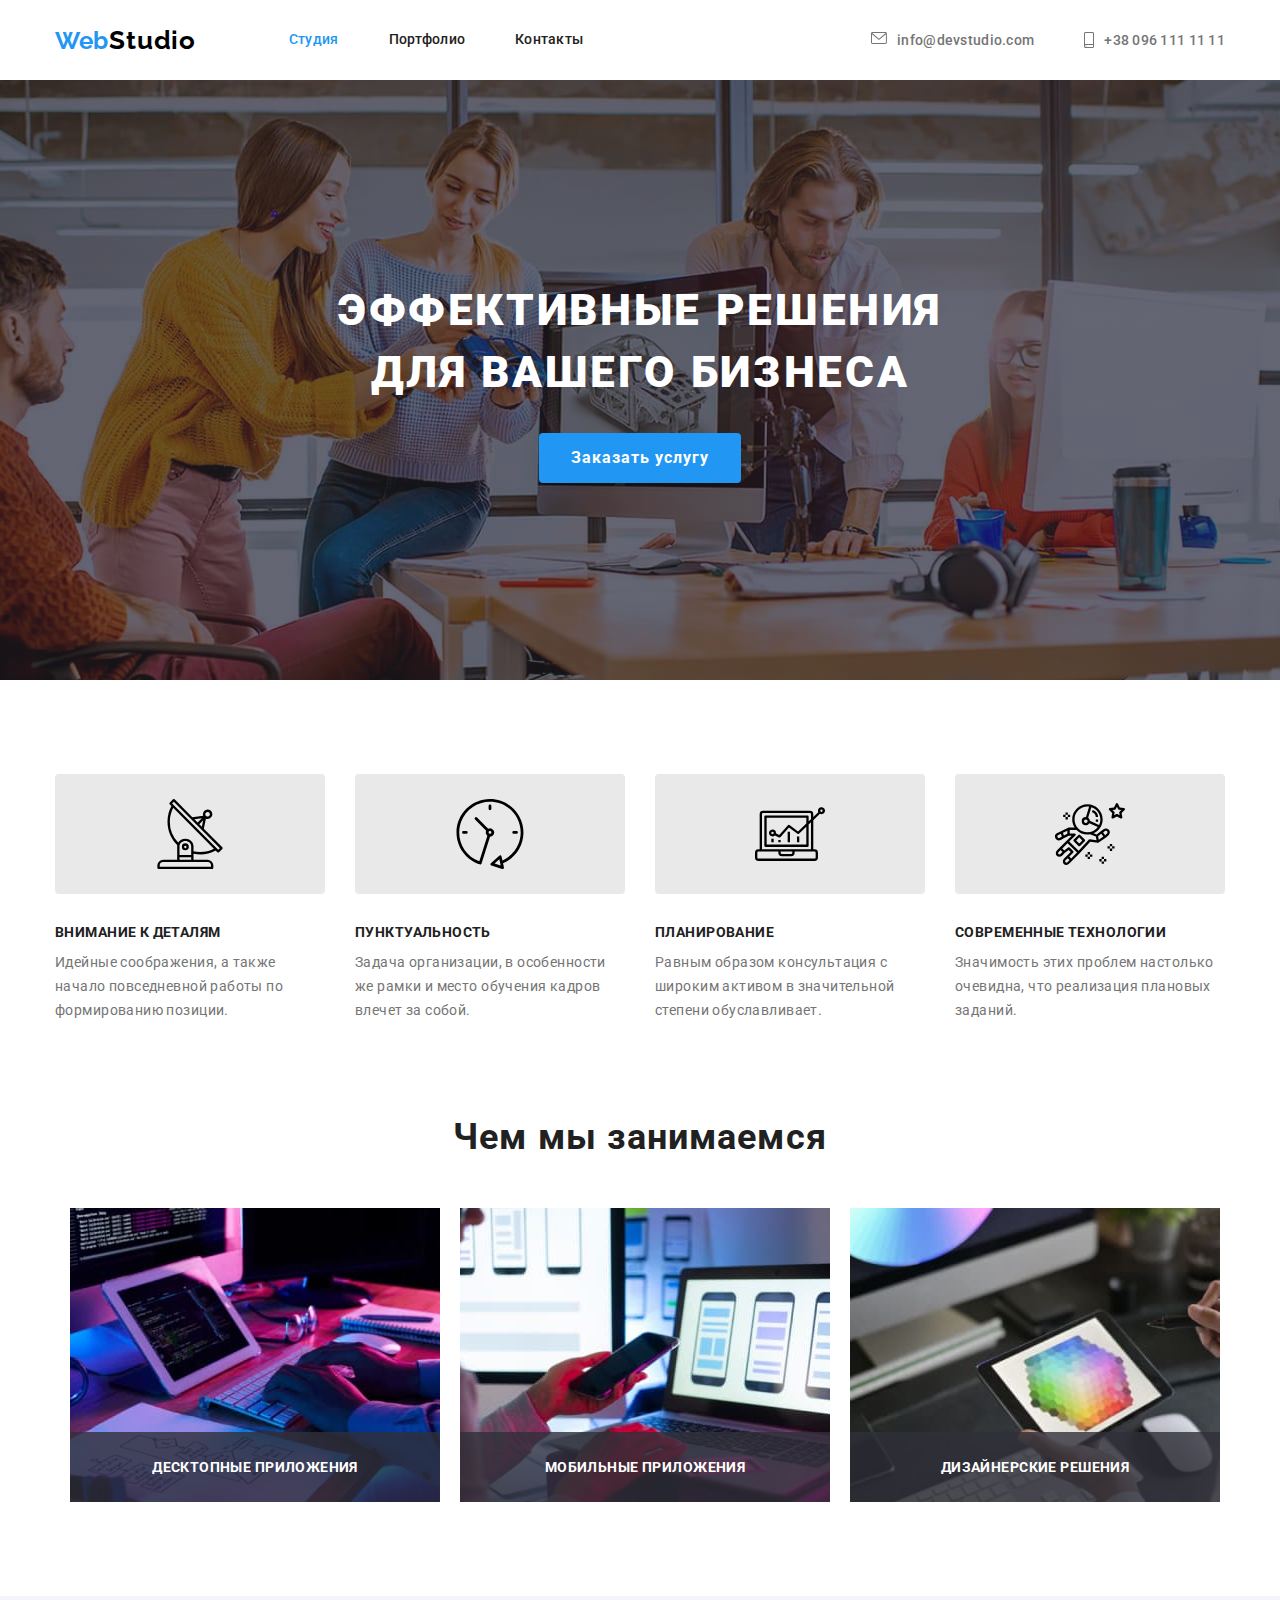
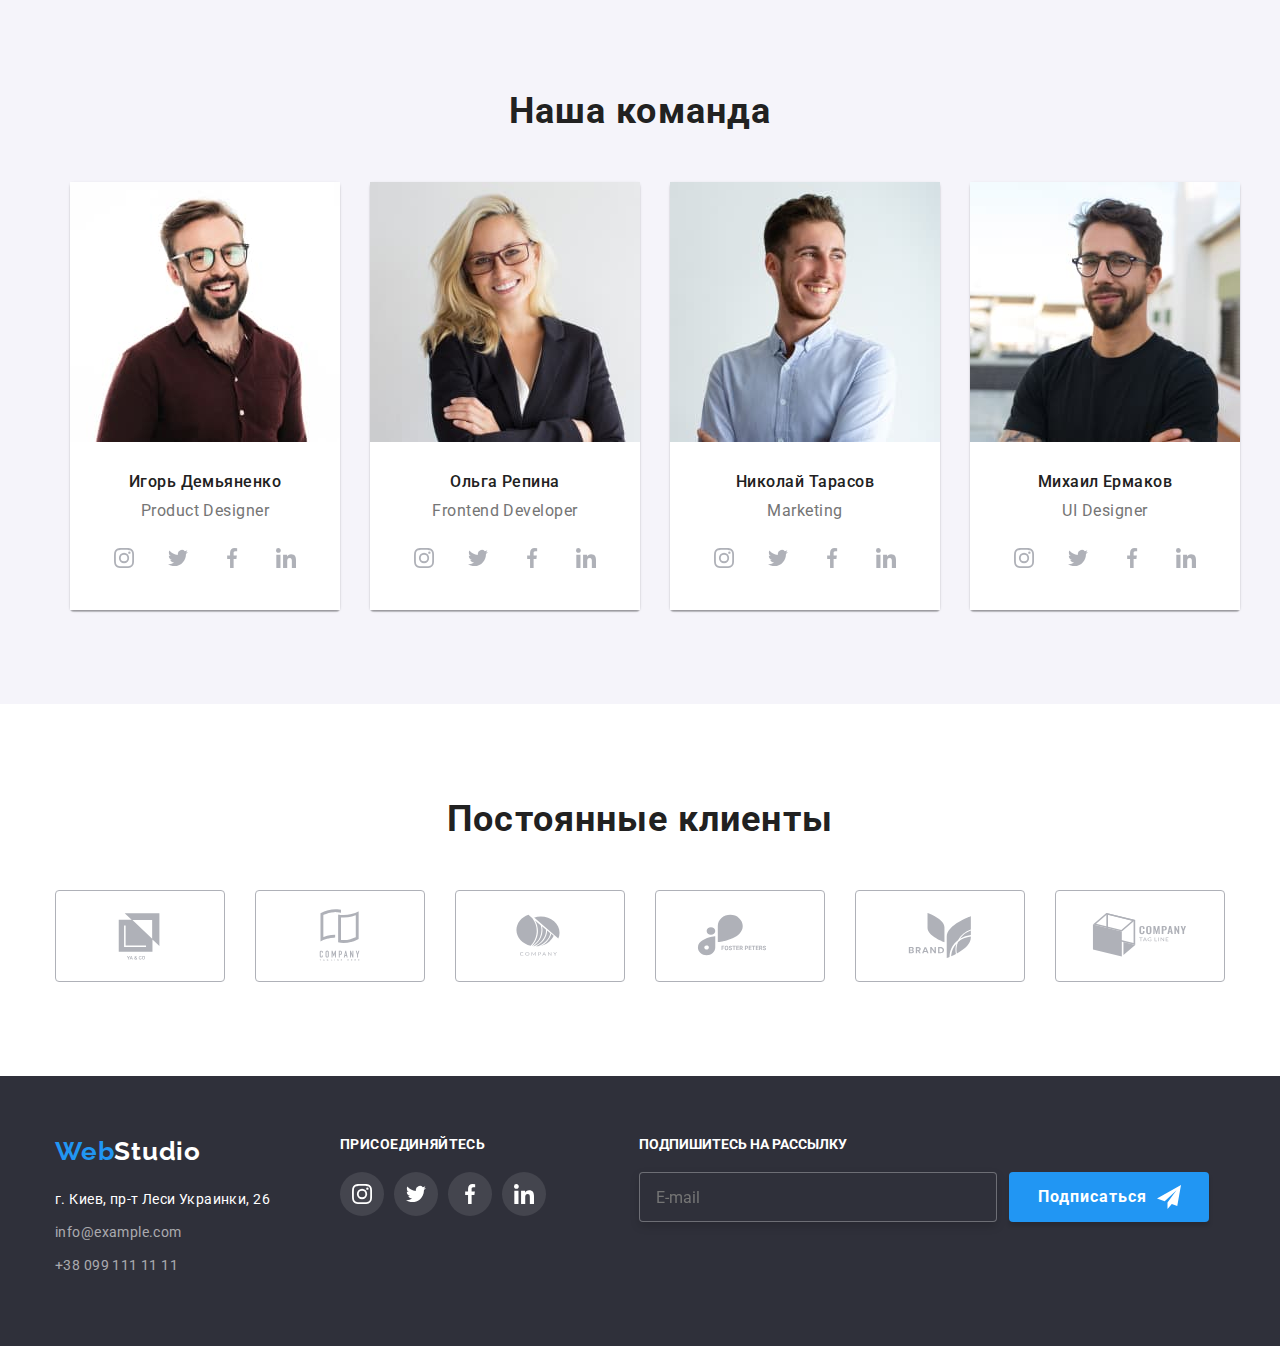
<file: index.html>
<!DOCTYPE html>
<html lang="ru">
  <head>
    <meta charset="UTF-8"/>
    <meta http-equiv="X-UA-Compatible" content="IE=edge" />
    <meta name="viewport" content="width=device-width, initial-scale=1.0" />
    <title>Document</title>
    <link
      href="https://fonts.googleapis.com/css2?family=Oleo+Script&family=Raleway:wght@700&family=Roboto:wght@400;500;700;900&display=swap"
      rel="stylesheet"/>
      
    <link rel="stylesheet" href="./css/main.min.css">
  </head>
  <body>
    <header class="header">
      <div class="container page-header">
        <a class="header__logo"><span href="#" class="header__accent">Web</span>Studio</a>
        <nav>

      <!-- M O B I L E - M E N U -->
<button type="button" class="menu-open" data-menu-open>
            <svg width="40" height="40">
              <use class="icon-menu" href="./image/icons.svg/symbol-menu.svg#icon-menupx"></use>
            </svg>
          </button>

           <div class="container-menu is-hidden" data-menu>
             <div class="container">
               <button type="button" class="menu-close" data-menu-close>
            <svg width="40" height="40">
                   <use class="icon-menu" href="./image/icons.svg/symbol-menu.svg#icon-closepx"></use>
            </svg>
               </button>
          <ul class="menu-nav">
            <li class="menu-nav__cell"><a href="" class="menu-nav__link current">Студия</a></li>
            <li class="menu-nav__cell"><a href="./portfolio.html" class="menu-nav__link">Портфолио</a></li>
            <li class="menu-nav__cell"><a href="" class="menu-nav__link">Контакты</a></li>
          </ul>

          <div class="menu-bottom">
          <ul class="nav-menu">
            <li class="nav-menu__call"><a href="#" class="nav-menu__number">096 111 11 11</a></li>
            <li class="nav-menu__info"><a href="#" class="nav-menu__post">info@devstudio.com</a></li>
          </ul>

       <ul class="mesh-menu">
            <li class="mesh-menu__net"><a href="#" class="mesh-menu__toils">Instagram</a></li>
            <li class="mesh-menu__net"><a href="#" class="mesh-menu__toils">Twitter</a></li>
             <li class="mesh-menu__net"><a href="#" class="mesh-menu__toils">Facebook</a></li>
            <li class="mesh-menu__net"><a href="#" class="mesh-menu__toils">LinkedIn</a></li>
          </ul> 
          </div>
          </div>
          </div>
          
         <!-- N A V I G A T I O N  -->
          <ul class="site-nav">
            <li class="site-nav__cell"><a href="#" class="site-nav__link current">Студия</a></li>
            <li class="site-nav__cell"><a href="./portfolio.html" class="site-nav__link">Портфолио</a></li>
            <li class="site-nav__cell"><a href="#" class="site-nav__link">Контакты</a></li>
          </ul>
        </nav>
        <ul class="auth-nav">
          <li class="auth-nav__cells">
            <a href="#" class="auth-nav__icon-envelope">
              <svg class="auth-nav__envelope" width="16" height="12">
                <use href="./image/icons.svg/symbol-defs.svg#icon-envelope"></use>
              </svg>info@devstudio.com</a>
          </li>

          <li class="auth-nav__cells">
            <a href="#" class="auth-nav__icon-smartphone">
              <svg class="auth-nav__smartphone" width="10" height="16">
                <use href="./image/icons.svg/symbol-defs.svg#icon-smartphone"></use>
              </svg>+38 096 111 11 11</a>
          </li>
        </ul>
      </div>
    </header>
    <main>
      <!-- H E R O -->
      <section class="hero">
        <h1 class="hero__title">Эффективные решения для вашего бизнеса</h1>
        <button class="hero__button" data-modal-open>Заказать услугу</button>
        <div class="backdrop is-hidden" data-modal>
    <div class="modal">
      <button class="modal__close" data-modal-close>
          <svg class="modal__icon-close" width="18" height="18">
                  <use
                    href="./image/icons.svg/symbol-defs-q.svg#icon-close"
                  ></use>
                </svg>
      </button>

       <!--modal window-->
      <div class="questionary">
        <h4 class="questionary__topic">Оставьте свои данные, мы вам перезвоним</h4>

        <form class="form">
          <div class="form-field">
            <label for="form-field__name" class="form-field__label">Имя</label>
           <input class="form-field__input" type="text" name="name" id="name" placeholder="">
                     <svg class="form-field__icon" width="18" height="18">
                  <use
                    href="./image/icons.svg/symbol-defs-x.svg#icon-person-black"
                  ></use>
                </svg>
          </div>

           <div class="form-field">
            <label for="form-field__tel" class="form-field__label">Телефон</label>
           <input class="form-field__input" type="tel" name="name" id="tel" placeholder="">
                     <svg class="form-field__icon" width="18" height="18">
                  <use
                    href="./image/icons.svg/symbol-defs-x.svg#icon-phone-black"
                  ></use>
                </svg>
          </div>

           <div class="form-field">
            <label for="form-field__mail" class="form-field__label">Почта</label>
           <input class="form-field__input" type="mail" name="name" id="mail" placeholder="">
                     <svg class="form-field__icon" width="18" height="18">
                  <use
                    href="./image/icons.svg/symbol-defs-x.svg#icon-email-black"
                  ></use>
                </svg>
          </div>

          <div class="form-field">
            <label for="form-field__comment" class="form-field__label">Комментарий</label>
            <textarea name="comment" id="#" placeholder="Введите текст"></textarea>
          </div>
          <div class="form-checkbox">
            <label>
<input class="form-checkbox__policy" type="checkbox" name="policy" id="policy" />
<span class="form-checkbox__icon"></span>
<for="policy" class="form-checkbox__text">Соглашаюсь с рассылкой и принимаю<a href="#" class="form-checkbox__agree">Условия договора</a>
</label>
</div>
          <button type="submit" class="form-checkbox__button">Отправить</button>
        </form>
      </div>
      </div>
      </section>

          <!-- advantage -->
      <section class="section">
        <div class="container">
          <ul class="section__advantage">
            <li class="section__item">
              <div class="details">
                <svg class="details__icon" width="70" height="70">
                  <use
                    href="./image/icons.svg/symbol-defs.svg#icon-antenna"
                  ></use>
                </svg>
              </div>
              <h3 class="section__heading">Внимание к деталям</h3>
              <p class="section__text">
                Идейные соображения, а также начало повседневной работы по
                формированию позиции.
              </p>
            </li>

            <li class="section__item">
              <div class="details">
                <svg class="details__icon" width="70" height="70">
                  <use
                    href="./image/icons.svg/symbol-defs.svg#icon-clock"
                  ></use>
                </svg>
              </div>
              <h3 class="section__heading">Пунктуальность</h3>
              <p class="section__text">
                Задача организации, в особенности же рамки и место обучения
                кадров влечет за собой.
              </p>
            </li>

            <li class="section__item">
              <div class="details">
                <svg class="details__icon" width="70" height="70">
                  <use href="./image/icons.svg/symbol-defs.svg#icon-diagram"></use>
                </svg>
              </div>
              <h3 class="section__heading">Планирование</h3>
              <p class="section__text">
                Равным образом консультация с широким активом в значительной
                степени обуславливает.
              </p>
            </li>

            <li class="section__item">
              <div class="details">
                <svg class="details__icon" width="70" height="70">
                  <use
                    href="./image/icons.svg/symbol-defs.svg#icon-astronaut"
                  ></use>
                </svg>
              </div>
              <h3 class="section__heading">Современные технологии</h3>
              <p class="section__text">
                Значимость этих проблем настолько очевидна, что реализация
                плановых заданий.
              </p>
            </li>
          </ul>
        </div>
      </section>

      <!--what we do and our team-->
      <section class="practice">
        <div class="container">
          <h2 class="practice__subject">Чем мы занимаемся</h2>
          <ul class="practice__picture">
            <li class="practice__effigy">
              <div class="figure">
                 <picture class="sticky">
                  <source srcset="./image/desctop/img-ds9.jpg 1x,
                  ./image/desctop/img-ds10.jpg 2x"
                  media="(min-width: 1200px)" />
                   <img src="./image/desctop/img-ds9.jpg" alt="#">
                </picture>
                <h3 class="figure__signature">Десктопные приложения</h3>
              </div>
            </li>

            <li class="practice__effigy">
              <div class="figure">
                  <picture class="sticky">
                  <source srcset="./image/desctop/img-ds11.jpg 1x,
                  ./image/desctop/img-ds12.jpg 2x"
                  media="(min-width: 1200px)" />
                  <img src="./image/desctop/img-ds11.jpg" alt="#">
                </picture>
              <h3 class="figure__signature">Мобильные приложения</h3>
              </div>
            </li>

            <li class="practice__effigy">
              <div class="figure">
                    <picture class="sticky">
                  <source srcset="./image/desctop/img-ds13.jpg 1x,
                  ./image/desctop/img-ds14.jpg 2x"
                  media="(min-width: 1200px)" />
                  <img src="./image/desctop/img-ds13.jpg" alt="#">
                </picture>
              <h3 class="figure__signature">Дизайнерские решения</h3>
               </div>
              </li>
          </ul>
        </div>
      </section>

            <!-- T E A M  -->
      <section class="features">
        <div class="container">
          <h2 class="features__subject">Наша команда</h2>
          <ul class="features__foto">
            <li class="features__face">
                <picture>
                  <source srcset="./image/desctop/img-ds1.jpg 1x,
                  ./image/desctop/img-ds2.jpg 2x"
                  media="(min-width: 1200px)" />

                  <source srcset="./image/tablet/img-t1.jpg 1x,
                  ./image/tablet/img-t2.jpg 2x"
                  media="(min-width: 768px)" />

                  <source srcset="./image/mobila/img-x1.jpg 1x,
                  ./image/mobila/img-x2.jpg 2x"
                  media="(min-width: 480px)" />
                  <img src="./image/desctop/img-ds1.jpg" alt="#">
                </picture>
                
 <div class="position">
   <p class="position__team">Игорь Демьяненко</p>
                <p class="position__desc">Product Designer</p>
                <ul class="icon icon_hover_focus">
                  <li class="icon__plate">
                    <a href="#" class="icon__web">
                      <svg class="icon__face" width="20" height="20">
                        <use
                          href="./image/icons.svg/symbol-defs.svg#icon-instagram"
                        ></use>
                      </svg>
                    </a>
                  </li>

                  <li class="icon__plate">
                    <a href="#" class="icon__web">
                      <svg class="icon__face" width="20" height="20">
                        <use
                          href="./image/icons.svg/symbol-defs.svg#icon-twitter"
                        ></use>
                      </svg>
                    </a>
                  </li>

                  <li class="icon__plate">
                    <a href="#" class="icon__web">
                      <svg class="icon__face" width="20" height="20">
                        <use
                          href="./image/icons.svg/symbol-defs.svg#icon-facebook"
                        ></use>
                      </svg>
                    </a>
                  </li>

                  <li class="icon__plate">
                    <a href="#" class="icon__web">
                      <svg class="icon__face" width="20" height="20">
                        <use
                          href="./image/icons.svg/symbol-defs.svg#icon-linkedin"
                        ></use>
                      </svg>
                    </a>
                  </li>
                </ul>
              </div>
            </li>


            <li class="features__face">
                 <picture>
                  <source srcset="./image/desctop/img-ds3.jpg 1x,
                  ./image/desctop/img-ds4.jpg 2x"
                  media="(min-width: 1200px)" />

                  <source srcset="./image/tablet/img-t3.jpg 1x,
                  ./image/tablet/img-t4.jpg 2x"
                  media="(min-width: 768px)" />

                  <source srcset="./image/mobila/img-xx1.jpg 1x,
                  ./image/mobila/img-xx2.jpg 2x"
                  media="(min-width: 480px)" />
                  <img src="./image/desctop/img-ds3.jpg" alt="#">
                </picture>

              <div class="position">
                <p class="position__team">Ольга Репина</p>
                <p class="position__desc">Frontend Developer</p>

                <ul class="icon icon--hover--focus">
                  <li class="icon__plate">
                    <a href="#" class="icon__web">
                      <svg class="icon__face" width="20" height="20">
                        <use
                          href="./image/icons.svg/symbol-defs.svg#icon-instagram"
                        ></use>
                      </svg>
                    </a>
                  </li>

                  <li class="icon__plate">
                    <a href="#" class="icon__web">
                      <svg class="icon__face" width="20" height="20">
                        <use
                          href="./image/icons.svg/symbol-defs.svg#icon-twitter"
                        ></use>
                      </svg>
                    </a>
                  </li>

                  <li class="icon__plate">
                    <a href="#" class="icon__web">
                      <svg class="icon__face" width="20" height="20">
                        <use
                          href="./image/icons.svg/symbol-defs.svg#icon-facebook"
                        ></use>
                      </svg>
                    </a>
                  </li>

                  <li class="icon__plate">
                    <a href="#" class="icon__web">
                      <svg class="icon__face" width="20" height="20">
                        <use
                          href="./image/icons.svg/symbol-defs.svg#icon-linkedin"
                        ></use>
                      </svg>
                    </a>
                  </li>
                </ul>
              </div>
            </li>


            <li class="features__face">
                               <picture>
                  <source srcset="./image/desctop/img-ds5.jpg 1x,
                  ./image/desctop/img-ds6.jpg 2x"
                  media="(min-width: 1200px)" />

                  <source srcset="./image/tablet/img-t5.jpg 1x,
                  ./image/tablet/img-t6.jpg 2x"
                  media="(min-width: 768px)" />

                  <source srcset="./image/mobila/img-xsx1.jpg 1x,
                  ./image/mobila/img-xsx2.jpg 2x"
                  media="(min-width: 480px)" />
                  <img src="./image/desctop/img-ds5.jpg" alt="#">
                </picture>

              <div class="position">
                <p class="position__team">Николай Тарасов</p>
                <p class="position__desc">Marketing</p>

                <ul class="icon icon--hover--focus">
                  <li class="icon__plate">
                    <a href="#" class="icon__web">
                      <svg class="icon__face" width="20" height="20">
                        <use
                          href="./image/icons.svg/symbol-defs.svg#icon-instagram"
                        ></use>
                      </svg>
                    </a>
                  </li>

                  <li class="icon__plate">
                    <a href="#" class="icon__web">
                      <svg class="icon__face" width="20" height="20">
                        <use
                          href="./image/icons.svg/symbol-defs.svg#icon-twitter"
                        ></use>
                      </svg>
                    </a>
                  </li>

                  <li class="icon__plate">
                    <a href="#" class="icon__web">
                      <svg class="icon__face" width="20" height="20">
                        <use
                          href="./image/icons.svg/symbol-defs.svg#icon-facebook"
                        ></use>
                      </svg>
                    </a>
                  </li>

                  <li class="icon__plate">
                    <a href="#" class="icon__web">
                      <svg class="icon__face" width="20" height="20">
                        <use
                          href="./image/icons.svg/symbol-defs.svg#icon-linkedin"
                        ></use>
                      </svg>
                    </a>
                  </li>
                </ul>
              </div>
            </li>


            <li class="features__face">
                  <picture>
                  <source srcset="./image/desctop/img-ds7.jpg 1x,
                  ./image/desctop/img-ds8.jpg 2x"
                  media="(min-width: 1200px)" />

                  <source srcset="./image/tablet/img-t7.jpg 1x,
                  ./image/tablet/img-t8.jpg 2x"
                  media="(min-width: 768px)" />

                  <source srcset="./image/mobila/img-xsx3.jpg 1x,
                  ./image/mobila/img-xsx4.jpg 2x"
                  media="(min-width: 480px)" />
<img src="./image/desctop/img-ds7.jpg" alt="#">
                </picture>
              <div class="position">
                <p class="position__team">Михаил Ермаков</p>
                <p class="position__desc">UI Designer</p>

                <ul class="icon icon_hover_focus">
                  <li class="icon__plate">
                    <a href="#" class="icon__web">
                      <svg class="icon__face" width="20" height="20">
                        <use
                          href="./image/icons.svg/symbol-defs.svg#icon-instagram"
                        ></use>
                      </svg>
                    </a>
                  </li>

                  <li class="icon__plate">
                    <a href="#" class="icon__web">
                      <svg class="icon__face" width="20" height="20">
                        <use
                          href="./image/icons.svg/symbol-defs.svg#icon-twitter"
                        ></use>
                      </svg>
                    </a>
                  </li>

                  <li class="icon__plate">
                    <a href="#" class="icon__web">
                      <svg class="icon__face" width="20" height="20">
                        <use
                          href="./image/icons.svg/symbol-defs.svg#icon-facebook"
                        ></use>
                      </svg>
                    </a>
                  </li>

                  <li class="icon__plate">
                    <a href="#" class="icon__web">
                      <svg class="icon__face" width="20" height="20">
                        <use
                          href="./image/icons.svg/symbol-defs.svg#icon-linkedin"
                        ></use>
                      </svg>
                    </a>
                  </li>
                </ul>
              </div>
            </li>
          </ul>
        </div>
      </section>

      <!-- C U S T O M E R S -->
      <section class="customer">
        <div class="container">
          <h2 class="customer__topic">Постоянные клиенты</h2>
          <ul class="customer__client">
            <li class="customer__group">
              <a href="" class="customer__icon">
                <svg class="customer__id" width="106" height="60">
                  <use
                    href="./image/icons.svg/symbol-defs.svg#icon-logox"
                  ></use>
                </svg>
              </a>
            </li>

            <li class="customer__group">
              <a href="#" class="customer__icon">
                <svg class="customer__id" width="106" height="60">
                  <use
                    href="./image/icons.svg/symbol-defs.svg#icon-logod"
                  ></use>
                </svg>
              </a>
            </li>

            <li class="customer__group">
              <a href="#" class="customer__icon">
                <svg class="customer__id" width="106" height="60">
                  <use
                    href="./image/icons.svg/symbol-defs.svg#icon-logoc"
                  ></use>
                </svg>
              </a>
            </li>

            <li class="customer__group">
              <a href="#" class="customer__icon">
                <svg class="customer__id" width="106" height="60">
                  <use
                    href="./image/icons.svg/symbol-defs.svg#icon-logob"
                  ></use>
                </svg>
              </a>
            </li>

            <li class="customer__group">
              <a href="#" class="customer__icon">
                <svg class="customer__id" width="106" height="60">
                  <use
                    href="./image/icons.svg/symbol-defs.svg#icon-logoa"
                  ></use>
                </svg>
              </a>
            </li>

            <li class="customer__group">
              <a href="#" class="customer__icon">
                <svg class="customer__id" width="106" height="60">
                  <use
                    href="./image/icons.svg/symbol-defs.svg#icon-logog"
                  ></use>
                </svg>
              </a>
            </li>
          </ul>
        </div>
      </section>
    </main>

          <!-- F O O T E R -->
    <footer class="footer">
      <div class="container">
        <div class="adress-footer">
           <div class="badge">
        <a class="badge__symbol"><span href="" class="badge__style">Web</span>Studio</a>
        <address class="adress">
          <p class="adress-gps">г. Киев, пр-т Леси Украинки, 26</p>
          <a href="#">info@example.com</a>
          <a href="#">+38 099 111 11 11</a>
        </address>
      </div>
        <!-- I C O N -->
      <div class="network">
        <h3 class="network-heading">присоединяйтесь</h3>
        <ul class="network__chain">
          <li class="network__icon">
            <a href="#" class="network__system">
              <svg class="network__icon-button" width="20" height="20">
                <use
                  href="./image/icons.svg/symbol-defs.svg#icon-instagram"
                ></use>
              </svg>
            </a>
          </li>

          <li class="network__icon">
            <a href="#" class="network__system">
              <svg class="network__icon-button" width="20" height="20">
                <use
                  href="./image/icons.svg/symbol-defs.svg#icon-twitter"
                ></use>
              </svg>
            </a>
          </li>

          <li class="network__icon">
            <a href="#" class="network__system">
              <svg class="network__icon-button" width="20" height="20">
                <use
                  href="./image/icons.svg/symbol-defs.svg#icon-facebook"
                ></use>
              </svg>
            </a>
          </li>

          <li class="network__icon">
            <a href="#" class="network__system">
              <svg class="network__icon-button" width="20" height="20">
                <use
                  href="./image/icons.svg/symbol-defs.svg#icon-linkedin"
                ></use>
              </svg>
            </a>
          </li>
        </ul>
        </div>
        
        <!-- F O O T E R  M A I L -->
        <div class="email">
          <h4 class="email__heading">Подпишитесь на рассылку</h4>
          <div class="field-form">
            <input class="field-form__input-form" type="mail"name="mail" id="mail" placeholder="E-mail" />   
         <button class="button-form" type="submit">Подписаться</button>
                       <svg class="button-form__icon" width="24" height="24">
                <use
                  href="./image/icons.svg/symbol-defs-x.svg#icon-icon-send"
                ></use>
              </svg>
                   </div>
      </div>
    </footer>
        <script src="./js/mobile-menu.js"></script>
    <script src="./js/modal.js"></script>
  </body>
</html>
</file>
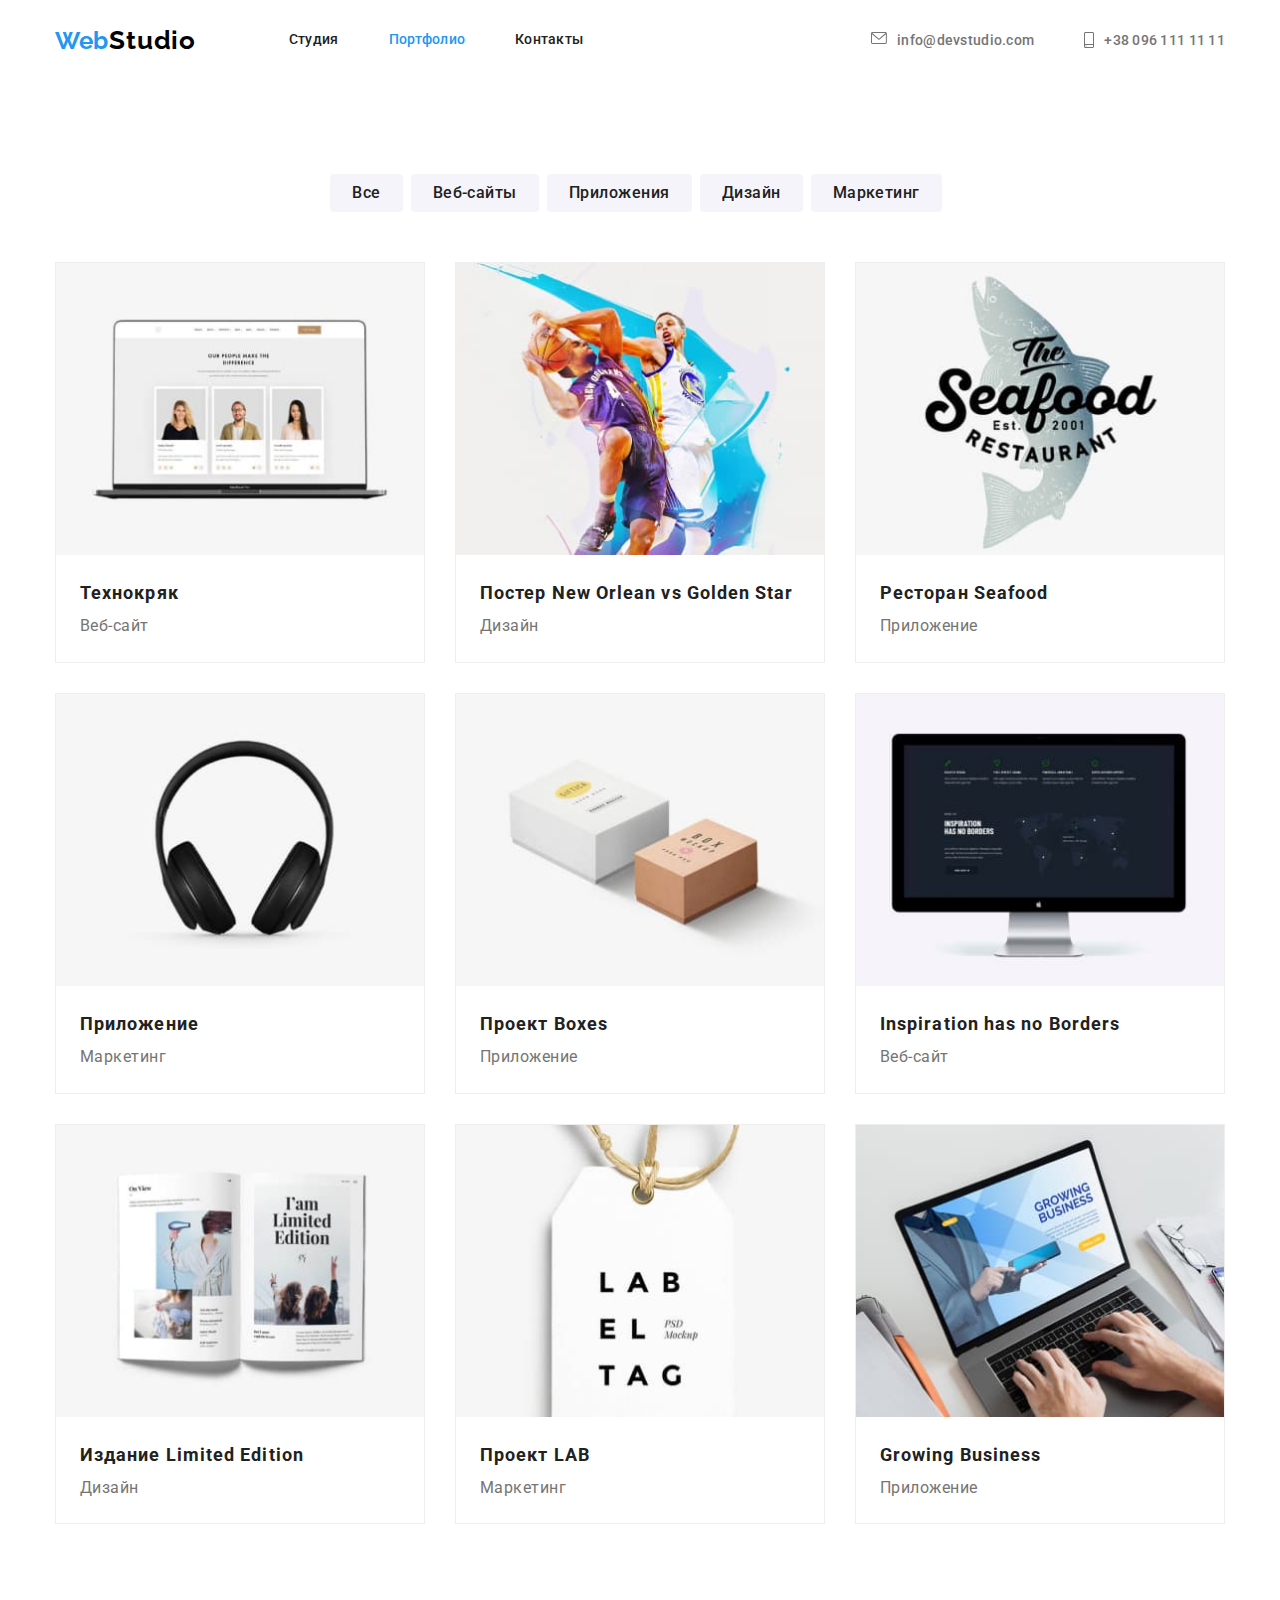
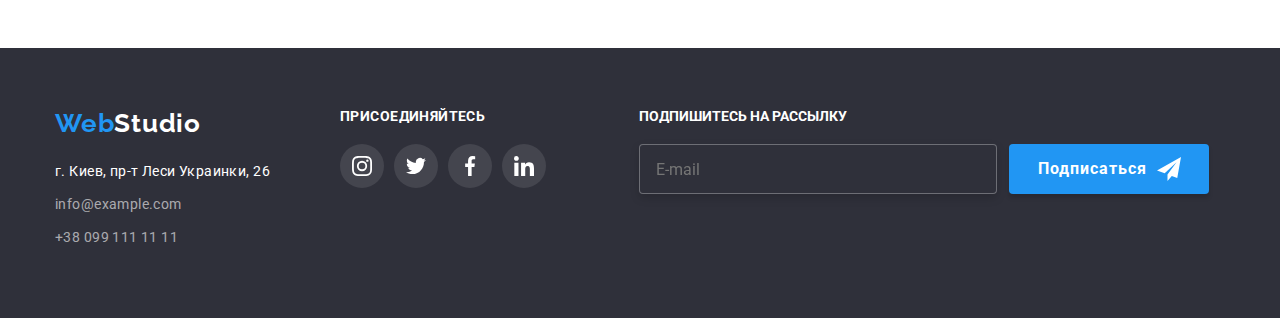
<file: portfolio.html>
<!DOCTYPE html>
<html lang="en">
  <head>
    <meta charset="UTF-8" />
    <meta http-equiv="X-UA-Compatible" content="IE=edge" />
    <meta name="viewport" content="width=device-width, initial-scale=1.0" />
    <title>Document</title>
    <link
      href="https://fonts.googleapis.com/css2?family=Oleo+Script&family=Raleway:wght@700&family=Roboto:wght@400;500;700;900&display=swap"
      rel="stylesheet"/>
     
    <link rel="stylesheet" href="./css/main.min.css">

  </head>
  <body>
       <!--H E A D E R-->
    <header class="header">
      <div class="container page-header">
        <a class="header__logo"><span href="#" class="header__accent">Web</span>Studio</a>
        <nav>
      <!-- M O B I L E - M E N U -->
<button type="button" class="menu-open" data-menu-open>
            <svg class="menu-open__icon-on" width="40" height="40">
              <use class="icon-menu" href="./image/icons.svg/symbol-menu.svg#icon-menupx"></use>
            </svg>
          </button>

        
           <div class="container-menu is-hidden" data-menu>
             <div class="container">
               <button type="button" class="menu-close" data-menu-close>
            <svg class="menu-open__icon-off" width="40" height="40">
                   <use class="icon-menu" href="./image/icons.svg/symbol-menu.svg#icon-closepx"></use>
            </svg>
               </button>
          <ul class="menu-nav">
            <li class="menu-nav__cell"><a href="./index.html" class="menu-nav__link">Студия</a></li>
            <li class="menu-nav__cell"><a href="" class="menu-nav__link current">Портфолио</a></li>
            <li class="menu-nav__cell"><a href="" class="menu-nav__link">Контакты</a></li>
          </ul>

          <div class="menu-bottom">
          <ul class="nav-menu">
            <li class="nav-menu__call"><a href="#" class="nav-menu__number">096 111 11 11</a></li>
            <li class="nav-menu__info"><a href="#" class="nav-menu__post">info@devstudio.com</a></li>
          </ul>



       <ul class="mesh-menu">
            <li class="mesh-menu__net"><a href="#" class="mesh-menu__toils">Instagram</a></li>
            <li class="mesh-menu__net"><a href="#" class="mesh-menu__toils">Twitter</a></li>
             <li class="mesh-menu__net"><a href="#" class="mesh-menu__toils">Facebook</a></li>
            <li class="mesh-menu__net"><a href="#" class="mesh-menu__toils">LinkedIn</a></li>
          </ul> 
          </div>
          </div>
          </div>     

 <ul class="site-nav">
            <li class="site-nav__cell"><a href="./index.html" class="site-nav__link">Студия</a></li>
            <li class="site-nav__cell"><a href="" class="site-nav__link current">Портфолио</a></li>
            <li class="site-nav__cell"><a href="" class="site-nav__link">Контакты</a></li>
          </ul>
</nav>
           <ul class="auth-nav">
          <li class="auth-nav__cells">
            <a href="" class="auth-nav__icon-smartphone">
              <svg class="auth-nav__envelope" width="16" height="12">
                <use
                  href="./image/icons.svg/symbol-defs.svg#icon-envelope"></use>
              </svg>info@devstudio.com</a>
          </li>
          <li class="auth-nav__cells">
            <a href="" class="auth-nav__icon-smartphone">
              <svg class="auth-nav__smartphone" width="10" height="16">
                <use
                  href="./image/icons.svg/symbol-defs.svg#icon-smartphone"
                ></use>
              </svg>+38 096 111 11 11</a>
            </li>
        </ul>
      </div>
    </header>
    <main>
        <!--B U T T O N-->
      <section class="button container">
        <h1 is hidden>Портфолио</h1>
        <ul class="button__filter">
          <li class="button__item">
            <button class="button__text" type="button">Все</button>
          </li>
          <li class="button__item">
            <button class="button__text" type="button">Веб-сайты</button>
          </li>
          <li class="button__item">
            <button class="button__text" type="button">Приложения</button>
          </li>
          <li class="button__item">
            <button class="button__text" type="button">Дизайн</button>
          </li>
          <li class="button__item">
            <button class="button__text" type="button">Маркетинг</button>
          </li>
        </ul>
   <!-- картинки и текст под картинками  -->
        <div class="portfolio-picture">
          <ul class="picture">
            <li class="picture__item">
              <a href="#" class="picture__card">
              <div class="card-text"> 
                <picture class="sticker">
                  <source srcset="./image/desctop/img-ds-1.jpg 1x,
                  ./image/desctop/img-ds-2.jpg 2x"
                  media="(min-width: 1200px)"/>

                  <source srcset="./image/tablet/img-tb-15.jpg 1x,
                  ./image/tablet/img-tb-16.jpg 2x"
                  media="(min-width: 768px)" />

                  <source srcset="./image/mobila/img-x-x.jpg 1x,
                  ./image/mobila/img-x-x2.jpg 2x"
                  media="(min-width: 480px)" />
                  <img src="./image/desctop/img-ds-1.jpg" alt="#"/>
                </picture>
                <div class="card-overlay">
                <p class="card-overlay__inscription">Технокряк это современная площадка распространения коронавируса. Компании используют эту платформу для цифрового шпионажа и атак на защищённые сервера конкурентов.</p>
                </div>
             </div>

              <div class="card-content">
                <h2 class="card-content__text">Технокряк</h2>
                <p class="card-content__title">Веб-сайт</p>
                </div>
                </a>
            </li>

            <li class="picture__item">
              <a href="#" class="picture__card">
              <div class="card-text">
                <picture class="sticker">
                  <source srcset="./image/desctop/img-ds-3.jpg 1x,
                  ./image/desctop/img-ds-4.jpg 2x"
                  media="(min-width: 1200px)" />

                  <source srcset="./image/tablet/img-tb-5.jpg 1x,
                  ./image/tablet/img-tb-6.jpg 2x"
                  media="(min-width: 768px)" />

                  <source srcset="./image/mobila/img-m1.jpg 1x,
                  ./image/mobila/img-m2.jpg 2x"
                  media="(min-width: 480px)" />
                   <img src="./image/desctop/img-ds-3.jpg" alt="#">
                </picture>
              <div class="card-overlay">
               <p class="card-overlay__inscription">Технокряк это современная площадка распространения коронавируса. Компании используют эту платформу для цифрового шпионажа и атак на защищённые сервера конкурентов.</p>
                </div>
                </div>

              <div class="card-content">
                <h2 class="card-content__text">Постер New Orlean vs Golden Star</h2>
                <p class="card-content__title">Дизайн</p>
              </div>
              </a>
            </li>

            <li class="picture__item">
              <a href="" class="picture__card">
              <div class="card-text">
                <picture class="sticker">
                  <source srcset="./image/desctop/img-ds-5.jpg 1x,
                  ./image/desctop/img-dc-6.jpg 2x"
                  media="(min-width: 1200px)" />

                  <source srcset="./image/tablet/img-tb-3.jpg 1x,
                  ./image/tablet/img-tb-4.jpg 2x"
                  media="(min-width: 768px)" />

                  <source srcset="./image/mobila/img-l1.jpg 1x,
                  ./image/mobila/img-l2.jpg 2x"
                  media="(min-width: 480px)" />
                   <img src="./image/desctop/img-ds-5.jpg" alt="#">
                </picture>
              <div class="card-overlay">
               <p class="card-overlay__inscription">Технокряк это современная площадка распространения коронавируса. Компании используют эту платформу для цифрового шпионажа и атак на защищённые сервера конкурентов.</p>
                </div>
                </div>

              <div class="card-content">
                <h2 class="card-content__text">Ресторан Seafood</h2>
                <p class="card-content__title">Приложение</p>
              </div>
              </a>
            </li>

            <li class="picture__item">
              <a href="#" class="picture__card">
              <div class="card-text">
                <picture class="sticker">
                  <source srcset="./image/desctop/img-dc-7.jpg 1x,
                  ./image/desctop/img-dc-8.jpg 2x"
                  media="(min-width: 1200px)" />

                  <source srcset="./image/tablet/img-tb-5.jpg 1x,
                  ./image/tablet/img-tb-6.jpg 2x"
                  media="(min-width: 768px)" />

                  <source srcset="./image/mobila/img-p1.jpg 1x,
                  ./image/mobila/img-p2.jpg 2x"
                  media="(min-width: 480px)" />
                   <img src="./image/desctop/img-dc-7.jpg" alt="#">
                </picture>
              <div class="card-overlay">
               <p class="card-overlay__inscription">Технокряк это современная площадка распространения коронавируса. Компании используют эту платформу для цифрового шпионажа и атак на защищённые сервера конкурентов.</p>
                </div>
                </div>

              <div class="card-content">
                <h2 class="card-content__text">Приложение</h2>
                <p class="card-content__title">Маркетинг</p>
              </div>
              </a>
            </li>

            <li class="picture__item">
              <a href="#" class="picture__card">
              <div class="card-text">
                <picture class="sticker">
                  <source srcset="./image/desctop/img-dc-9.jpg 1x,
                  ./image/desctop/img-dc-10.jpg 2x"
                  media="(min-width: 1200px)" />

                  <source srcset="./image/tablet/img-tb-7.jpg 1x,
                  ./image/tablet/img-tb-8.jpg 2x"
                  media="(min-width: 768px)" />

                  <source srcset="./image/mobila/img-o1.jpg 1x,
                  ./image/mobila/img-o2.jpg 2x"
                  media="(min-width: 480px)" />
                   <img src="./image/desctop/img-dc-9.jpg" alt="#">
                </picture>
              <div class="card-overlay">
                 <p class="card-overlay__inscription">Технокряк это современная площадка распространения коронавируса. Компании используют эту платформу для цифрового шпионажа и атак на защищённые сервера конкурентов.</p>
                </div>
                </div>
                
             <div class="card-content">
                <h2 class="card-content__text">Проект Boxes</h2>
                <p class="card-content__title">Приложение</p>
              </div>
              </a>
            </li>

            <li class="picture__item">
              <a href="#" class="picture__card">
              <div class="card-text">
                <picture class="sticker">
                  <source srcset="./image/desctop/img-dc-11.jpg 1x,
                  ./image/desctop/img-dc-12.jpg 2x"
                  media="(min-width: 1200px)" />

                  <source srcset="./image/tablet/img-tb-9.jpg 1x,
                  ./image/tablet/img-tb-10.jpg 2x"
                  media="(min-width: 768px)" />

                  <source srcset="./image/mobila/img-y1.jpg 1x,
                  ./image/mobila/img-y2.jpg 2x"
                  media="(min-width: 480px)" />
                   <img src="./image/desctop/img-dc-11.jpg" alt="#">
                </picture>
              <div class="card-overlay">
               <p class="card-overlay__inscription">Технокряк это современная площадка распространения коронавируса. Компании используют эту платформу для цифрового шпионажа и атак на защищённые сервера конкурентов.</p>
                </div>
                </div>

              <div class="card-content">
                <h2 class="card-content__text">Inspiration has no Borders</h2>
                <p class="card-content__title">Веб-сайт</p>
              </div>
              </a>
            </li>

            <li class="picture__item">
              <a href="#" class="picture__card">
              <div class="card-text">
                <picture class="sticker">
                  <source srcset="./image/desctop/img-dc-13.jpg 1x,
                  ./image/desctop/img-dc-14.jpg 2x"
                  media="(min-width: 1200px)" />
                
                  <source srcset="./image/tablet/img-tb-11.jpg 1x,
                  ./image/tablet/img-tb-12.jpg 2x"
                  media="(min-width: 768px)" />

                  <source srcset="./image/mobila/img-u1.jpg 1x,
                  ./image/mobila/img-u2.jpg 2x"
                  media="(min-width: 480px)" />
                   <img src="./image/desctop/img-dc-13.jpg" alt="#">
                </picture>
              <div class="card-overlay">
               <p class="card-overlay__inscription">Технокряк это современная площадка распространения коронавируса. Компании используют эту платформу для цифрового шпионажа и атак на защищённые сервера конкурентов.</p>
                </div>
                </div>

              <div class="card-content">
                <h2 class="card-content__text">Издание Limited Edition</h2>
                <p class="card-content__title">Дизайн</p>
              </div>
              </a>
            </li>

            <li class="picture__item">
              <a href="#" class="picture__card">
              <div class="card-text">
                <picture class="sticker">
                  <source srcset="./image/desctop/img-dc-15.jpg 1x,
                  ./image/desctop/img-dc-16.jpg 2x"
                  media="(min-width: 1200px)" />

                  <source srcset="./image/tablet/img-tb-17.jpg 1x,
                  ./image/tablet/img-tb-18.jpg 2x"
                  media="(min-width: 768px)" />

                  <source srcset="./image/mobila/img-m-m.jpg 1x,
                  ./image/mobila/img-m-m2.jpg 2x"
                  media="(min-width: 480px)" />
                   <img src="./image/desctop/img-dc-15.jpg" alt="#">
                </picture>
              <div class="card-overlay">
               <p class="card-overlay__inscription">Технокряк это современная площадка распространения коронавируса. Компании используют эту платформу для цифрового шпионажа и атак на защищённые сервера конкурентов.</p>
                </div>
                </div>

              <div class="card-content">
                <h2 class="card-content__text">Проект LAB</h2>
                <p class="card-content__title">Маркетинг</p>
              </div>
              </a>
            </li>

            <li class="picture__item">
              <a href="#" class="picture__card">
              <div class="card-text">
                <picture class="sticker">
                  <source srcset="./image/desctop/img-dc-17.jpg 1x,
                  ./image/desctop/img-dc-18.jpg 2x"
                  media="(min-width: 1200px)" />

                  <source srcset="./image/tablet/img-tb-17.jpg 1x,
                  ./image/tablet/img-tb-18.jpg 2x"
                  media="(min-width: 768px)" />

                  <source srcset="./image/mobila/img-h2.jpg 1x,
                  ./image/mobila/img-h1.jpg 2x"
                  media="(min-width: 480px)" />
                   <img src="./image/desctop/img-dc-17.jpg" alt="#">
                </picture>
              <div class="card-overlay">
               <p class="card-overlay__inscription">Технокряк это современная площадка распространения коронавируса. Компании используют эту платформу для цифрового шпионажа и атак на защищённые сервера конкурентов.</p>
                </div>
                </div>

              <div class="card-content">
                <h2 class="card-content__text">Growing Business</h2>
                <p class="card-content__title">Приложение</p>
              </div>
              </a>
            </li>
          </ul>
        </div>
      </section>
    </main>
       <!-- F O O T E R -->
    <footer class="footer">
      <div class="container">
        <div class="adress-footer">
           <div class="badge">
        <a class="badge__symbol"><span href="" class="badge__style">Web</span>Studio</a>
        <address class="adress">
          <p class="adress-gps">г. Киев, пр-т Леси Украинки, 26</p>
          <a href="#">info@example.com</a>
          <a href="#">+38 099 111 11 11</a>
        </address>
      </div>
        <!-- I C O N -->
      <div class="network">
        <h3 class="network-heading">присоединяйтесь</h3>
        <ul class="network__chain">
          <li class="network__icon">
            <a href="#" class="network__system">
              <svg class="network__icon-button" width="20" height="20">
                <use
                  href="./image/icons.svg/symbol-defs.svg#icon-instagram"
                ></use>
              </svg>
            </a>
          </li>

          <li class="network__icon">
            <a href="#" class="network__system">
              <svg class="network__icon-button" width="20" height="20">
                <use
                  href="./image/icons.svg/symbol-defs.svg#icon-twitter"
                ></use>
              </svg>
            </a>
          </li>

          <li class="network__icon">
            <a href="#" class="network__system">
              <svg class="network__icon-button" width="20" height="20">
                <use
                  href="./image/icons.svg/symbol-defs.svg#icon-facebook"
                ></use>
              </svg>
            </a>
          </li>

          <li class="network__icon">
            <a href="#" class="network__system">
              <svg class="network__icon-button" width="20" height="20">
                <use
                  href="./image/icons.svg/symbol-defs.svg#icon-linkedin"
                ></use>
              </svg>
            </a>
          </li>
        </ul>
        </div>
        <!--footer mail-->
        <div class="email">
          <h4 class="email__heading">Подпишитесь на рассылку</h4>
          <div class="field-form">
            <input class="field-form__input-form" type="mail"name="mail" id="mail" placeholder="E-mail" />   
         <button class="button-form" type="submit">Подписаться</button>
                       <svg class="button-form__icon" width="24" height="24">
                <use
                  href="./image/icons.svg/symbol-defs-x.svg#icon-icon-send"
                ></use>
              </svg>
                   </div>
      </div>
    </footer>
    <script src="./js/mobile-menu.js"></script>
  </body>
</html>
</file>
<file: css/main.min.css>
/*! modern-normalize v1.1.0 | MIT License | https://github.com/sindresorhus/modern-normalize */*,::before,::after{-webkit-box-sizing:border-box;box-sizing:border-box}html{line-height:1.15;-webkit-text-size-adjust:100%;-moz-tab-size:4;-o-tab-size:4;tab-size:4}body{margin:0;font-family:system-ui,-apple-system,"Segoe UI",Roboto,Helvetica,Arial,sans-serif,"Apple Color Emoji","Segoe UI Emoji"}hr{height:0;color:inherit}abbr[title]{-webkit-text-decoration:underline dotted;text-decoration:underline dotted}b,strong{font-weight:bolder}code,kbd,samp,pre{font-family:ui-monospace, SFMono-Regular, Consolas, "Liberation Mono", Menlo, monospace;font-size:1em}small{font-size:80%}sub,sup{font-size:75%;line-height:0;position:relative;vertical-align:baseline}sub{bottom:-0.25em}sup{top:-0.5em}table{text-indent:0;border-color:inherit}button,input,optgroup,select,textarea{font-family:inherit;font-size:100%;line-height:1.15;margin:0}button,select{text-transform:none}button,[type="button"],[type="reset"],[type="submit"]{-webkit-appearance:button}::-moz-focus-inner{border-style:none;padding:0}:-moz-focusring{outline:1px dotted ButtonText}:-moz-ui-invalid{box-shadow:none}legend{padding:0}progress{vertical-align:baseline}::-webkit-inner-spin-button,::-webkit-outer-spin-button{height:auto}[type="search"]{-webkit-appearance:textfield;outline-offset:-2px}::-webkit-search-decoration{-webkit-appearance:none}::-webkit-file-upload-button{-webkit-appearance:button;font:inherit}summary{display:list-item}h1,h2,h3,h4,h5,h6,p,ul{margin:0;padding:0;list-style:none}img{display:block;max-width:100%;height:auto}body{margin:0;font-family:Roboto, sans-serif}@media screen and (min-width: 480px){.container{width:100%;max-width:480px;padding-left:15px;padding-right:15px;margin-left:auto;margin-right:auto}}@media screen and (min-width: 480px) and (min-width: 768px){.container{max-width:768px;width:100%}}@media screen and (min-width: 480px) and (min-width: 1200px){.container{max-width:1200px}}.page-header{display:-webkit-box;display:-ms-flexbox;display:flex;-webkit-box-align:center;-ms-flex-align:center;align-items:center;-webkit-box-pack:justify;-ms-flex-pack:justify;justify-content:space-between}.header__logo{font-family:Raleway, sans-serif;font-weight:700;font-size:24px;line-height:1.17;letter-spacing:0.03em;color:#000}.header__logo .header__accent{font-weight:700;font-size:24px;line-height:1.17;letter-spacing:0.03em;color:#2196f3}@media screen and (min-width: 480px) and (max-width: 767px){.header__logo{padding-top:16px;padding-bottom:16px}}@media screen and (min-width: 768px){.header__logo{padding-top:25px;padding-bottom:24px;font-size:26px;line-height:1.19}}.site-nav{display:-webkit-box;display:-ms-flexbox;display:flex;margin-left:88px}@media screen and (min-width: 1200px){.site-nav{margin-left:93px}}.site-nav__cell{margin-right:50px}.site-nav__link{display:block;padding-top:32px;padding-bottom:32px;color:#212121;font-family:Roboto;font-weight:500;font-size:14px;line-height:1.14;letter-spacing:0.02em;text-decoration:none;-webkit-transition:color 250ms cubic-bezier(0.4, 0, 0.2, 1);transition:color 250ms cubic-bezier(0.4, 0, 0.2, 1)}.site-nav .current{color:#2196f3}@media screen and (max-width: 767px){.site-nav{display:none}}.auth-nav{margin-left:auto}@media screen and (max-width: 767px){.auth-nav{display:none}}@media screen and (min-width: 1200px){.auth-nav{display:-webkit-box;display:-ms-flexbox;display:flex}}.auth-nav__cells{display:block;color:#757575;display:-webkit-box;display:-ms-flexbox;display:flex;-webkit-box-align:center;-ms-flex-align:center;align-items:center;font-weight:500;font-size:12px;line-height:14px;letter-spacing:0.02em;position:relative}@media screen and (min-width: 1200px){.auth-nav__cells{font-size:14px;line-height:16px}}@media screen and (min-width: 1200px){.auth-nav .auth-nav__cells:not(:last-child){margin-right:50px}}.auth-nav .auth-nav__cells:nth-last-child(4){margin-right:50}.site-nav__link{position:relative;display:block}.site-nav__link::after{content:"";position:absolute;left:0;bottom:-1px;display:block;width:100%;height:4px;background-color:#2196f3;border-radius:2px;opacity:0}.site-nav__link:hover::after{opacity:1}@media screen and (min-width: 768px) and (max-width: 1199px){.auth-nav__envelope,.auth-nav__smartphone{margin-right:8px}}@media screen and (min-width: 1200px){.auth-nav__envelope,.auth-nav__smartphone{margin-right:10px}}.auth-nav__icon-envelope{display:block;margin-bottom:10px;display:block;display:-webkit-box;display:-ms-flexbox;display:flex;margin-left:21px;fill:currentColor;color:#757575;text-decoration:none;-webkit-transition:color 250ms cubic-bezier(0.4, 0, 0.2, 1);transition:color 250ms cubic-bezier(0.4, 0, 0.2, 1)}@media screen and (max-width: 1199px){.auth-nav__icon-envelope{margin-left:21px}}@media screen and (min-width: 1200px){.auth-nav__icon-envelope{margin:0px;padding-top:32px;padding-bottom:32px}}.auth-nav__icon-smartphone{display:block;display:-webkit-box;display:-ms-flexbox;display:flex;margin-bottom:10px;margin-left:21px;fill:currentColor;color:#757575;text-decoration:none;-webkit-transition:color 250ms cubic-bezier(0.4, 0, 0.2, 1);transition:color 250ms cubic-bezier(0.4, 0, 0.2, 1)}@media screen and (max-width: 1199px){.auth-nav__icon-smartphone{margin-bottom:10px;margin-left:21px}}@media screen and (min-width: 1200px){.auth-nav__icon-smartphone{padding-top:32px;margin:0;padding-bottom:32px}}.auth-nav a:hover,.auth-nav a:focus{color:#2196f3}.site-nav :hover,.site-nav :focus{color:#2196f3}.auth-nav :hover,.auth-nav :focus{color:#2196f3}.menu-open{border:unset;background-color:unset;font-size:20px}@media screen and (min-width: 768px){.menu-open{display:none}}.container-menu{position:fixed;background-color:#fff;width:100vw;height:100vh;top:0;left:0;padding-top:48px;padding-bottom:48px;z-index:999}.container-menu .container{position:relative;height:100%;display:-webkit-box;display:-ms-flexbox;display:flex;-webkit-box-orient:vertical;-webkit-box-direction:normal;-ms-flex-direction:column;flex-direction:column;-webkit-box-pack:justify;-ms-flex-pack:justify;justify-content:space-between}.container-menu.is-hidden{opacity:0}@media screen and (min-width: 768px){.container-menu{display:none}}.container-menu.is-hidden{opacity:0;pointer-events:none}@media screen and (min-width: 768px){.container-menu.is-hidden{display:none}}.menu-close{position:absolute;right:15px;top:-40px;border:none;background-color:unset;font-size:20px;z-index:999}@media screen and (min-width: 768px){.menu-close{display:none}}.menu-nav__cell:not(:last-child){margin-bottom:32px}.menu-nav__cell:not(:last-child):hover{color:#2196f3}.menu-nav__cell .menu-nav__link{font-family:Roboto;font-style:normal;font-weight:500;font-size:40px;line-height:1.17;text-align:center;letter-spacing:0.02em;text-decoration:none;color:#212121}.menu-nav__cell .menu-nav__link .current{color:#2196f3}.menu-nav__cell .menu-nav__link:hover,.menu-nav__cell .menu-nav__link:focus{color:#2196f3}@media screen and (min-width: 768px){.menu-nav__cell{display:none}}.nav-menu{margin-bottom:64px}.nav-menu .nav-menu__call:not(:last-child){margin-bottom:32px}@media screen and (min-width: 768px){.nav-menu .nav-menu__call{display:none}}.nav-menu__number{font-family:Roboto;font-style:normal;font-weight:500;font-size:34px;line-height:1.18;letter-spacing:0.02em;text-decoration:none;color:#2196f3}@media screen and (min-width: 768px){.nav-menu__number{display:none}}.nav-menu__post{font-family:Roboto;font-style:normal;font-weight:500;font-size:24px;line-height:1.17;letter-spacing:0.02em;text-decoration:none;color:#757575}@media screen and (min-width: 768px){.nav-menu__post{display:none}}.mesh-menu{display:-webkit-box;display:-ms-flexbox;display:flex}.mesh-menu .mesh-menu__toils{font-family:Roboto;font-style:normal;font-weight:500;font-size:18px;line-height:22px;letter-spacing:0.02em;text-decoration:none;color:#2196f3}@media screen and (min-width: 768px){.mesh-menu{display:none}}.mesh-menu__net:not(:first-child){margin-left:10px}@media screen and (min-width: 768px){.mesh-menu__net:not(:first-child){display:none}}.mesh-menu__toils{padding-right:10px;border-right:1px solid rgba(33,33,33,0.2);-webkit-transform:rotate(90deg);transform:rotate(90deg)}@media screen and (min-width: 768px){.mesh-menu__toils{display:none}}.menu-open__icon-on :hover{fill:#2196f3}.hero{max-width:480px;height:400px;padding:118px 0px 118px 0px;margin-left:auto;margin-right:auto;background-image:-webkit-gradient(linear, left top, left bottom, from(rgba(47,48,58,0.4)), to(rgba(47,48,58,0.4))),url(../image/mobila/header-img-x1.jpg);background-image:linear-gradient(rgba(47,48,58,0.4), rgba(47,48,58,0.4)),url(../image/mobila/header-img-x1.jpg);background-repeat:no-repeat;background-position:center;background-size:cover;-webkit-box-align:center;-ms-flex-align:center;align-items:center;text-align:center}@media (min-device-pixel-ratio: 2), (-webkit-min-device-pixel-ratio: 2), (min-resolution: 192dpi), (min-resolution: 2dppx){.hero{background-image:-webkit-gradient(linear, left top, left bottom, from(rgba(47,48,58,0.4)), to(rgba(47,48,58,0.4))),url(../image/mobila/header-img-x2.jpg);background-image:linear-gradient(rgba(47,48,58,0.4), rgba(47,48,58,0.4)),url(../image/mobila/header-img-x2.jpg)}}@media screen and (min-width: 768px){.hero{max-width:768px;height:400px;padding:118px 0px 118px 0px;background-image:-webkit-gradient(linear, left top, left bottom, from(rgba(47,48,58,0.4)), to(rgba(47,48,58,0.4))),url(../image/tablet/header-img-t1.jpg);background-image:linear-gradient(rgba(47,48,58,0.4), rgba(47,48,58,0.4)),url(../image/tablet/header-img-t1.jpg)}}@media screen and (min-width: 768px) and (min-device-pixel-ratio: 2), screen and (min-width: 768px) and (-webkit-min-device-pixel-ratio: 2), screen and (min-width: 768px) and (min-resolution: 192dpi), screen and (min-width: 768px) and (min-resolution: 2dppx){.hero{background-image:-webkit-gradient(linear, left top, left bottom, from(rgba(47,48,58,0.4)), to(rgba(47,48,58,0.4))),url(../image/tablet/header-img-t2.jpg);background-image:linear-gradient(rgba(47,48,58,0.4), rgba(47,48,58,0.4)),url(../image/tablet/header-img-t2.jpg)}}@media screen and (min-width: 1200px){.hero{max-width:1600px;height:600px;padding:200px 0px 200px 0px;background-image:-webkit-gradient(linear, left top, left bottom, from(rgba(47,48,58,0.4)), to(rgba(47,48,58,0.4))),url(../image/desctop/img-d7.jpg);background-image:linear-gradient(rgba(47,48,58,0.4), rgba(47,48,58,0.4)),url(../image/desctop/img-d7.jpg)}}@media screen and (min-width: 768px) and (min-device-pixel-ratio: 2), screen and (min-width: 768px) and (-webkit-min-device-pixel-ratio: 2), screen and (min-width: 768px) and (min-resolution: 192dpi), screen and (min-width: 768px) and (min-resolution: 2dppx){.hero{background-image:-webkit-gradient(linear, left top, left bottom, from(rgba(47,48,58,0.4)), to(rgba(47,48,58,0.4))),url(../image/desctop/img-d8.jpg);background-image:linear-gradient(rgba(47,48,58,0.4), rgba(47,48,58,0.4)),url(../image/desctop/img-d8.jpg)}}.hero__title{margin-bottom:30px;font-family:Roboto;font-style:normal;font-weight:900;font-size:26px;line-height:1.6;text-align:center;letter-spacing:0.06em;text-transform:uppercase;color:#fff;outline:none}@media screen and (min-width: 768px) and (max-width: 1199px){.hero__title{width:360px;margin-left:auto;margin-right:auto}}@media screen and (min-width: 1200px){.hero__title{width:696px;margin-left:auto;margin-right:auto;font-size:44px;line-height:1.4}}.hero__button{padding:10px 32px;background-color:#2196f3;font-family:Roboto;font-style:normal;font-weight:700;font-size:16px;line-height:30px;-webkit-box-align:center;-ms-flex-align:center;align-items:center;text-align:center;letter-spacing:0.06em;color:#fff;-webkit-box-shadow:0px 4px 4px rgba(0,0,0,0.15);box-shadow:0px 4px 4px rgba(0,0,0,0.15);border-radius:4px;-webkit-transition:background-color 250ms cubic-bezier(0.4, 0, 0.2, 1);transition:background-color 250ms cubic-bezier(0.4, 0, 0.2, 1);border:none}.backdrop{position:fixed;top:0;left:0;height:100%;width:100%;background-color:rgba(0,0,0,0.2);opacity:1;-webkit-transition:opacity 250ms;transition:opacity 250ms;z-index:1}.backdrop.is-hidden{opacity:0;pointer-events:none}.modal{position:absolute;top:50%;left:50%;height:581px;width:528px;-webkit-transform:translate(-50%, -50%);transform:translate(-50%, -50%);background:#fff;border-radius:4px}.modal__close{top:0;right:0;position:absolute;display:block;display:-webkit-box;display:-ms-flexbox;display:flex;height:30px;width:30px;border-radius:50%;-webkit-box-align:center;-ms-flex-align:center;align-items:center;-webkit-box-pack:center;-ms-flex-pack:center;justify-content:center;background:#fff;border:1px solid rgba(0,0,0,0.1);-webkit-box-sizing:border-box;box-sizing:border-box;margin-top:8px;margin-right:8px;-webkit-transition:color 250ms cubic-bezier(0.4, 0, 0.2, 1);transition:color 250ms cubic-bezier(0.4, 0, 0.2, 1)}.modal__icon-close:hover,.modal__icon-close:focus{fill:#2196f3;cursor:pointer}.questionary{width:448px;margin:40px 40px 12px 40px;-webkit-box-shadow:none;box-shadow:none}.questionary__topic{font-family:Roboto;font-weight:700;font-size:20px;line-height:23px;text-align:center;color:#212121}.form-field{position:relative;margin-bottom:10px;display:-webkit-box;display:-ms-flexbox;display:flex;-webkit-box-orient:vertical;-webkit-box-direction:normal;-ms-flex-direction:column;flex-direction:column}.form-field label{margin-bottom:4px;text-align:left;font-weight:400;font-size:12px;line-height:14px;color:#757575;cursor:pointer}.form-field input{margin:0;padding:0px 0px 0px 42px;height:40px;border:1px solid rgba(33,33,33,0.2);-webkit-box-sizing:border-box;box-sizing:border-box;border-radius:4px;cursor:pointer;-webkit-transition:color 250ms cubic-bezier(0.4, 0, 0.2, 1);transition:color 250ms cubic-bezier(0.4, 0, 0.2, 1)}.form-field input::-webkit-input-placeholder{color:#000}.form-field input:-ms-input-placeholder{color:#000}.form-field input::-ms-input-placeholder{color:#000}.form-field input::placeholder{color:#000}.form-field__input:hover,.form-field__input:focus{border:1px solid #2196f3;cursor:pointer}.form-field__input:focus+.form-field__icon,.form-field__input:hover+.form-field__icon{fill:#2196f3}.form-field__icon{position:absolute;top:50%;left:12px}textarea{padding:0;width:448px;height:120px;resize:none;border:1px solid rgba(33,33,33,0.2);-webkit-box-sizing:border-box;box-sizing:border-box;border-radius:4px;padding-top:12px;padding-left:16px;margin-bottom:10px;font-weight:400;font-size:12px;line-height:14px;letter-spacing:0.01em;color:rgba(117,117,117,0.5);color:#000;-webkit-transition:color 250ms cubic-bezier(0.4, 0, 0.2, 1);transition:color 250ms cubic-bezier(0.4, 0, 0.2, 1)}textarea:hover,textarea:focus{border:1px solid #2196f3;cursor:pointer}.checkbox{-webkit-appearance:none;-moz-appearance:none;appearance:none;position:absolute}.form-checkbox{display:-webkit-box;display:-ms-flexbox;display:flex;-webkit-box-align:center;-ms-flex-align:center;align-items:center;-webkit-box-pack:center;-ms-flex-pack:center;justify-content:center;margin-bottom:30px}.form-checkbox__policy{position:absolute;width:1px;height:1px;margin:-1px;border:0;padding:0;clip:rect(0 0 0 0);overflow:hidden}.form-checkbox__policy:checked+.form-checkbox__icon{border-color:transparent;border-color:#2196f3;background-color:#2196f3;background-image:url("../image/symboldefs.svg#icon-iconcheck");background-size:contain;background-origin:border-box;background-repeat:no-repeat}.form-checkbox__policy{font-weight:400;font-size:14px;line-height:24px;-webkit-text-decoration-line:underline;text-decoration-line:underline;color:#2196f3}.form-checkbox__icon{display:inline-block;margin:0;padding:0;width:12px;height:11px;border:2px solid #212121;border-radius:4px;cursor:pointer;-webkit-transition:-webkit-transform 200ms linear;transition:-webkit-transform 200ms linear;transition:transform 200ms linear;transition:transform 200ms linear, -webkit-transform 200ms linear}.form-checkbox__text{font-weight:400;font-size:14px;line-height:24px;margin-left:5px;color:#757575}.form-checkbox__agree{font-weight:400;font-size:14px;line-height:24px;margin-left:5px;letter-spacing:0.03em;-webkit-text-decoration-line:underline;text-decoration-line:underline;color:#2196f3}.form-checkbox__button{padding:10px 55px;margin:0px 124px 49px 124px;font-weight:bold;font-size:16px;line-height:30px;display:-webkit-box;display:-ms-flexbox;display:flex;-webkit-box-align:center;-ms-flex-align:center;align-items:center;text-align:center;letter-spacing:0.06em;color:#fff;background:#188ce8;-webkit-box-shadow:0px 4px 4px rgba(0,0,0,0.15);box-shadow:0px 4px 4px rgba(0,0,0,0.15);border-radius:4px;border:none;-webkit-transition:color 250ms cubic-bezier(0.4, 0, 0.2, 1);transition:color 250ms cubic-bezier(0.4, 0, 0.2, 1)}@media screen and (min-width: 480px) and (max-width: 1199px){.backdrop{position:fixed;top:0;left:0;height:100%;width:100%;background-color:rgba(0,0,0,0.2);opacity:1;-webkit-transition:opacity 250ms;transition:opacity 250ms;z-index:1;overflow-y:scroll}.backdrop.is-hidden{opacity:0;pointer-events:none}.modal{position:absolute;top:50%;left:50%;height:609px;width:450px;-webkit-transform:translate(-50%, -50%);transform:translate(-50%, -50%);background:#fff;-webkit-box-shadow:0px 1px 3px rgba(0,0,0,0.12),0px 1px 1px rgba(0,0,0,0.14),0px 2px 1px rgba(0,0,0,0.2);box-shadow:0px 1px 3px rgba(0,0,0,0.12),0px 1px 1px rgba(0,0,0,0.14),0px 2px 1px rgba(0,0,0,0.2);border-radius:4px}.modal__close{top:0;right:0;position:absolute;display:block;display:-webkit-box;display:-ms-flexbox;display:flex;height:30px;width:30px;border-radius:50%;-webkit-box-align:center;-ms-flex-align:center;align-items:center;-webkit-box-pack:center;-ms-flex-pack:center;justify-content:center;background:#fff;border:1px solid rgba(0,0,0,0.1);-webkit-box-sizing:border-box;box-sizing:border-box;margin-top:8px;margin-right:8px;-webkit-transition:color 250ms cubic-bezier(0.4, 0, 0.2, 1);transition:color 250ms cubic-bezier(0.4, 0, 0.2, 1)}.modal__icon-close:hover,.modal__icon-close:focus{fill:#2196f3;cursor:pointer}.questionary{width:370px;margin:40px 40px 12px 40px;-webkit-box-shadow:none;box-shadow:none}.questionary__topic{font-family:Roboto;font-weight:700;font-size:20px;line-height:30px;text-align:center;color:#212121}.form-field{position:relative;margin-bottom:10px;display:-webkit-box;display:-ms-flexbox;display:flex;-webkit-box-orient:vertical;-webkit-box-direction:normal;-ms-flex-direction:column;flex-direction:column}.form-field label{margin-bottom:4px;text-align:left;font-weight:400;font-size:12px;line-height:14px;color:#757575;cursor:pointer}.form-field input{margin:0;padding:0px 0px 0px 42px;height:40px;border:1px solid rgba(33,33,33,0.2);-webkit-box-sizing:border-box;box-sizing:border-box;border-radius:4px;cursor:pointer;-webkit-transition:color 250ms cubic-bezier(0.4, 0, 0.2, 1);transition:color 250ms cubic-bezier(0.4, 0, 0.2, 1)}.form-field input::-webkit-input-placeholder{color:#000}.form-field input:-ms-input-placeholder{color:#000}.form-field input::-ms-input-placeholder{color:#000}.form-field input::placeholder{color:#000}.form-field__input:hover,.form-field__input:focus{border:1px solid #2196f3;cursor:pointer}.form-field__input:focus+.form-field__icon,.form-field__input:hover+.form-field__icon{fill:#2196f3}.form-field__icon{position:absolute;top:50%;left:12px}textarea{padding:0;width:370px;height:120px;resize:none;border:1px solid rgba(33,33,33,0.2);-webkit-box-sizing:border-box;box-sizing:border-box;border-radius:4px;padding-top:12px;padding-left:16px;margin-bottom:10px;font-weight:400;font-size:12px;line-height:14px;letter-spacing:0.01em;color:rgba(117,117,117,0.5);color:#000;-webkit-transition:color 250ms cubic-bezier(0.4, 0, 0.2, 1);transition:color 250ms cubic-bezier(0.4, 0, 0.2, 1)}textarea:hover,textarea:focus{border:1px solid #2196f3;cursor:pointer}.checkbox{-webkit-appearance:none;-moz-appearance:none;appearance:none;position:absolute}.form-checkbox{display:-webkit-box;display:-ms-flexbox;display:flex;-webkit-box-align:center;-ms-flex-align:center;align-items:center;-webkit-box-pack:center;-ms-flex-pack:center;justify-content:center;margin-bottom:30px}.form-checkbox__policy{position:absolute;width:1px;height:1px;margin:-1px;border:0;padding:0;clip:rect(0 0 0 0);overflow:hidden}.form-checkbox__policy:checked+.form-checkbox__icon{border-color:transparent;border-color:#2196f3;background-color:#2196f3;background-image:url("../image/symboldefs.svg#icon-iconcheck");background-size:contain;background-origin:border-box;background-repeat:no-repeat}.form-checkbox__policy{font-weight:400;font-size:14px;line-height:24px;-webkit-text-decoration-line:underline;text-decoration-line:underline;color:#2196f3}.form-checkbox__icon{display:inline-block;margin:0;padding:0;width:12px;height:11px;border:2px solid #212121;border-radius:4px;cursor:pointer;-webkit-transition:-webkit-transform 200ms linear;transition:-webkit-transform 200ms linear;transition:transform 200ms linear;transition:transform 200ms linear, -webkit-transform 200ms linear}.form-checkbox__text{font-weight:346px;font-size:12px;line-height:14px;margin-left:5px;color:#757575}.form-checkbox__agree{font-weight:346px;font-size:12px;line-height:14px;margin-left:5px;letter-spacing:0.03em;-webkit-text-decoration-line:underline;text-decoration-line:underline;color:#2196f3}.form-checkbox__button{padding:10px 55px;margin:0px 85px 40px 85px;font-weight:bold;font-size:16px;line-height:30px;display:-webkit-box;display:-ms-flexbox;display:flex;text-align:center;-webkit-box-pack:center;-ms-flex-pack:center;justify-content:center;letter-spacing:0.06em;color:#fff;background:#188ce8;-webkit-box-shadow:0px 4px 4px rgba(0,0,0,0.15);box-shadow:0px 4px 4px rgba(0,0,0,0.15);border-radius:4px;border:none;-webkit-transition:color 250ms cubic-bezier(0.4, 0, 0.2, 1);transition:color 250ms cubic-bezier(0.4, 0, 0.2, 1)}}.section{width:100%;padding-top:60px;padding-bottom:60px;color:#e5e5e5}@media screen and (min-width: 1200px){.section{padding-top:94px;padding-bottom:94px}}.section__advantage{margin-bottom:-30px}@media screen and (min-width: 768px){.section__advantage{display:-webkit-box;display:-ms-flexbox;display:flex;-ms-flex-wrap:wrap;flex-wrap:wrap;margin-left:-30px}}.section__item{margin-bottom:30px}@media screen and (min-width: 768px){.section__item{margin-left:30px}}@media screen and (min-width: 1200px){.section__item .section__advantage>.section__item{-ms-flex-preferred-size:calc(100% / 4 - 30px);flex-basis:calc(100% / 4 - 30px);margin-right:30px}.section__item .section__item:nth-child(4n){margin-right:0}}.section__heading{margin-bottom:10px;font-weight:700;font-size:14px;line-height:16px;letter-spacing:0.03em;text-align:center;text-transform:uppercase;text-decoration:none;color:#212121}@media screen and (min-width: 768px){.section__heading{text-align:left}}.section__text{font-weight:400;font-size:14px;line-height:24px;letter-spacing:0.03em;text-decoration:none;color:#757575}@media screen and (min-width: 768px) and (max-width: 1199px){.section__text{width:354px}}@media screen and (min-width: 1200px){.section__text{width:270px;margin-bottom:0}}.details{width:100%;height:120px;margin-bottom:30px;background:#e9e9e9;border-radius:4px;display:block;display:-webkit-box;display:-ms-flexbox;display:flex;-webkit-box-align:center;-ms-flex-align:center;align-items:center;-webkit-box-pack:center;-ms-flex-pack:center;justify-content:center}@media screen and (min-width: 768px) and (max-width: 1199px){.details{width:354px}}@media screen and (min-width: 1200px){.details{width:270px}}.details__icon{border:none}@media screen and (max-width: 1199px){.practice{display:none}}.practice{padding-bottom:94px}.practice__subject{margin-bottom:50px;font-family:Roboto;font-style:normal;font-weight:700;font-size:36px;line-height:42px;text-align:center;letter-spacing:0.03em;color:#212121}.practice__picture{display:-webkit-box;display:-ms-flexbox;display:flex;-webkit-box-pack:center;-ms-flex-pack:center;justify-content:center}.practice__picture:nth-child(3n){margin-right:0}.practice__effigy{width:calc(100% / 3 - 30px);margin-right:30px}.practice__effigy:nth-child(3n){margin-right:0}.figure{width:370px}.figure{position:relative;-webkit-box-pack:center;-ms-flex-pack:center;justify-content:center}.figure__signature{position:absolute;bottom:0;margin-bottom:0;font-family:Roboto;font-style:normal;font-weight:700;font-size:14px;line-height:16px;text-align:center;letter-spacing:0.03em;text-transform:uppercase;width:370px;color:#fff;background-color:rgba(47,48,58,0.8);padding-top:27px;padding-bottom:27px}.features{padding-top:60px;padding-bottom:60px;background-color:#f5f4fa}@media screen and (min-width: 1200px){.features{padding-top:94px;padding-bottom:94px}}.features__subject{margin-bottom:30px;color:#212121;font-weight:700;font-size:28px;line-height:33px;text-align:center;letter-spacing:0.03em}@media screen and (min-width: 1200px){.features__subject{margin-bottom:50px;font-size:36px;line-height:42px}}.features__foto{-webkit-box-pack:center;-ms-flex-pack:center;justify-content:center}@media screen and (min-width: 768px){.features__foto{display:block;display:-webkit-box;display:-ms-flexbox;display:flex;-ms-flex-wrap:wrap;flex-wrap:wrap;margin-right:-30px;margin-bottom:-30px}}.features__face{width:100%;margin-bottom:30px;-webkit-box-shadow:0px 1px 3px rgba(0,0,0,0.12),0px 1px 1px rgba(0,0,0,0.14),0px 2px 1px rgba(0,0,0,0.2);box-shadow:0px 1px 3px rgba(0,0,0,0.12),0px 1px 1px rgba(0,0,0,0.14),0px 2px 1px rgba(0,0,0,0.2);border-radius:4px}@media screen and (min-width: 768px){.features__face{margin-right:30px;margin-bottom:30px;width:354px}}@media screen and (min-width: 1200px){.features__face{width:270px}}@media screen and (min-width: 1200px){.features .features__face:nth-child(4n){margin-right:0}}.features .position{width:100%;text-align:center;padding-top:30px;padding-bottom:24px;background-color:#fff}@media screen and (min-width: 1200px){.features .position{padding-bottom:30px}}.features .position__team{text-align:center;margin-bottom:10px;color:#212121;font-weight:500;font-size:16px;line-height:19px;letter-spacing:0.03em}.features .position__desc{margin-bottom:16px;text-align:center;color:#757575;font-weight:400;font-size:16px;line-height:19px;letter-spacing:0.03em}.features .icon{display:-webkit-box;display:-ms-flexbox;display:flex;padding:0;list-style:none;-webkit-box-pack:center;-ms-flex-pack:center;justify-content:center}.features .icon__plate:not(:last-child){margin-right:10px}.features .icon__web{display:-webkit-box;display:-ms-flexbox;display:flex;height:44px;width:44px;border-radius:50%;-webkit-box-align:center;-ms-flex-align:center;align-items:center;-webkit-box-pack:center;-ms-flex-pack:center;justify-content:center;fill:currentColor;color:#afb1b8;background-color:#fff;-webkit-transition:fill 250ms cubic-bezier(0.4, 0, 0.2, 1),background-color 250ms cubic-bezier(0.4, 0, 0.2, 1);transition:fill 250ms cubic-bezier(0.4, 0, 0.2, 1),background-color 250ms cubic-bezier(0.4, 0, 0.2, 1)}.icon__plate :hover,.icon__plate :focus{background-color:#2196f3;fill:#fff}.customer{padding-top:60px;padding-bottom:60px;width:100%}@media screen and (min-width: 1200px){.customer{padding-top:94px;padding-bottom:94px}}.customer__topic{margin-bottom:30px;font-weight:700;font-size:28px;line-height:33px;text-align:center;letter-spacing:0.03em;list-style:none;color:#212121}@media screen and (min-width: 1200px){.customer__topic{margin-bottom:50px;font-size:36px;line-height:42px}}.customer__client{margin-left:-30px;margin-bottom:-30px;display:block;text-align:center;display:-webkit-box;display:-ms-flexbox;display:flex;-ms-flex-wrap:wrap;flex-wrap:wrap;list-style:none}@media screen and (min-width: 1200px){.customer__client{-webkit-box-pack:justify;-ms-flex-pack:justify;justify-content:space-between}}.customer__group{margin-left:30px;margin-bottom:30px}.customer__icon{display:block;display:-webkit-box;display:-ms-flexbox;display:flex;width:210px;height:92px;border:1px solid #afb1b8;-webkit-box-sizing:border-box;box-sizing:border-box;border-radius:4px;-webkit-box-align:center;-ms-flex-align:center;align-items:center;-webkit-box-pack:center;-ms-flex-pack:center;justify-content:center;-webkit-transition:border-color 250ms cubic-bezier(0.4, 0, 0.2, 1),fill 250ms cubic-bezier(0.4, 0, 0.2, 1);transition:border-color 250ms cubic-bezier(0.4, 0, 0.2, 1),fill 250ms cubic-bezier(0.4, 0, 0.2, 1)}@media screen and (min-width: 768px) and (max-width: 1199px){.customer__icon{width:226px}}@media screen and (min-width: 1200px){.customer__icon{width:170px;margin-bottom:0}}.customer__icon:hover,.customer__icon:focus svg{border:1px solid #2196f3;fill:#2196f3}.customer__icon:hover svg{fill:#2196f3}.customer__id{fill:currentColor;color:#afb1b8}.footer{padding-top:60px;padding-bottom:60px;text-align:center;-webkit-box-pack:center;-ms-flex-pack:center;justify-content:center;background:#2f303a}@media screen and (min-width: 1200px){.footer{text-align:left}}@media screen and (min-width: 768px) and (max-width: 1199px){.adress-footer{display:-webkit-box;display:-ms-flexbox;display:flex;-ms-flex-wrap:wrap;flex-wrap:wrap}}@media screen and (min-width: 1200px){.adress-footer{display:-webkit-box;display:-ms-flexbox;display:flex}}.badge{margin-bottom:60px}@media screen and (min-width: 768px) and (max-width: 1199px){.badge{margin-left:76px}}@media screen and (min-width: 1200px){.badge{margin-bottom:0}}.badge__symbol{color:#fff;font-family:Raleway;font-weight:700;font-size:24px;line-height:28px;letter-spacing:0.03em}@media screen and (min-width: 1200px){.badge__symbol{font-size:26px;line-height:31px}}.badge__style{color:#2196f3;font-family:Raleway;font-weight:700;font-size:24px;line-height:28px;letter-spacing:0.03em}@media screen and (min-width: 1200px){.badge__style{font-size:26px;line-height:31px}}.address{padding-top:20px}.adress-gps{margin-top:20px;margin-bottom:8px;color:#fff;font-weight:400;font-size:14px;line-height:24px;letter-spacing:0.03em;font-style:normal}@media screen and (min-width: 1200px){.adress-gps{margin-bottom:9px}}.adress a{margin-bottom:8px;display:-webkit-box;display:-ms-flexbox;display:flex;text-align:center;-webkit-box-pack:center;-ms-flex-pack:center;justify-content:center;font-family:Roboto;font-style:normal;font-weight:normal;font-size:14px;line-height:24px;letter-spacing:0.03em;color:rgba(255,255,255,0.6);text-decoration:none}@media screen and (min-width: 1200px){.adress a{margin-bottom:9px;-webkit-box-pack:left;-ms-flex-pack:left;justify-content:left}}.network{margin-bottom:60px}@media screen and (min-width: 768px) and (max-width: 1199px){.network{margin-left:165px;padding-top:5px}}@media screen and (min-width: 1200px){.network{margin-left:70px}}.network-heading{margin-bottom:20px;text-align:center}@media screen and (min-width: 1200px){.network-heading{text-align:left}}h3{font-weight:700;font-size:14px;line-height:16px;letter-spacing:0.03em;text-transform:uppercase;color:#fff}.network__chain{display:-webkit-box;display:-ms-flexbox;display:flex;list-style:none;-webkit-box-pack:center;-ms-flex-pack:center;justify-content:center}.network__icon:not(:last-child){margin-right:10px}.network__system{display:block;display:-webkit-box;display:-ms-flexbox;display:flex;height:44px;width:44px;border-radius:50%;-webkit-box-align:center;-ms-flex-align:center;align-items:center;-webkit-box-pack:center;-ms-flex-pack:center;justify-content:center;background:rgba(255,255,255,0.1);-webkit-transition:background-color 250ms cubic-bezier(0.4, 0, 0.2, 1);transition:background-color 250ms cubic-bezier(0.4, 0, 0.2, 1)}.network__system:hover,.network__system:focus{background-color:#2196f3}.network__system:hover{fill:#2196f3}.network__icon-button{display:block;fill:currentColor;color:#fff}.email{margin-left:auto;margin-right:auto}@media screen and (min-width: 1200px){.email{margin-left:93px;margin-right:0}}.email__heading{margin-bottom:20px;font-weight:700;font-size:14px;line-height:16px;text-transform:uppercase;color:#fff}@media screen and (min-width: 1200px){.field-form{position:relative;display:-webkit-box;display:-ms-flexbox;display:flex}}.field-form__input-form{width:100%;height:50px;padding:16px;margin-bottom:20px;font:inherit;border:1px solid rgba(255,255,255,0.3);-webkit-filter:drop-shadow(0px 4px 4px rgba(0,0,0,0.15));filter:drop-shadow(0px 4px 4px rgba(0,0,0,0.15));border-radius:4px;background-color:#2f303a;font-weight:400;font-size:16px;line-height:20px;color:rgba(255,255,255,0.6);color:#fff;outline:none}@media screen and (min-width: 768px) and (max-width: 1199px){.field-form__input-form{width:450px;display:-webkit-box;display:-ms-flexbox;display:flex;-ms-flex-wrap:wrap;flex-wrap:wrap}}@media screen and (min-width: 1200px){.field-form__input-form{width:358px;margin-bottom:0}}.button-form{position:relative;border:none;padding:10px 62px 10px 29px;font-weight:700;font-size:16px;line-height:30px;letter-spacing:0.06em;color:#fff;background:#2196f3;-webkit-box-shadow:0px 4px 4px rgba(0,0,0,0.15);box-shadow:0px 4px 4px rgba(0,0,0,0.15);border-radius:4px;-webkit-transition:color 250ms cubic-bezier(0.4, 0, 0.2, 1);transition:color 250ms cubic-bezier(0.4, 0, 0.2, 1)}@media screen and (min-width: 1200px){.button-form{margin-left:12px}}.button-form__icon{position:absolute}@media screen and (max-width: 1199px){.button-form__icon{margin-top:13px;margin-left:-52px}}@media screen and (min-width: 1200px){.button-form__icon{margin-top:13px;margin-left:518px}}.button{padding-left:15px;padding-right:15px;width:100%;z-index:3}@media screen and (max-width: 1199px){.button{padding-top:60px;padding-bottom:60px}}@media screen and (min-width: 1200px){.button{padding-top:94px;padding-bottom:94px;-webkit-box-pack:justify;-ms-flex-pack:justify;justify-content:space-between}}.button__filter{display:-webkit-box;display:-ms-flexbox;display:flex;-ms-flex-wrap:wrap;flex-wrap:wrap;margin-bottom:40px;z-index:3}@media screen and (min-width: 768px) and (max-width: 1199px){.button__filter{margin-bottom:30px;text-align:center;-webkit-box-pack:center;-ms-flex-pack:center;justify-content:center}}@media screen and (min-width: 1200px){.button__filter{margin-bottom:50px;-webkit-box-pack:center;-ms-flex-pack:center;justify-content:center}}.button__item{margin-bottom:15px;z-index:3}@media screen and (min-width: 768px){.button__item{margin-bottom:0px}}.button__text{padding:6px 22px;margin-right:8px;z-index:3;color:#212121;background-color:#f5f4fa;-webkit-box-align:center;-ms-flex-align:center;align-items:center;font-family:Roboto;font-style:normal;font-weight:500;font-size:16px;line-height:1.62;text-align:center;letter-spacing:0.03em;cursor:pointer;border-radius:4px;border:none;-webkit-transition:color 250ms cubic-bezier(0.4, 0, 0.2, 1),background-color 250ms cubic-bezier(0.4, 0, 0.2, 1),-webkit-box-shadow 250ms cubic-bezier(0.4, 0, 0.2, 1);transition:color 250ms cubic-bezier(0.4, 0, 0.2, 1),background-color 250ms cubic-bezier(0.4, 0, 0.2, 1),-webkit-box-shadow 250ms cubic-bezier(0.4, 0, 0.2, 1);transition:color 250ms cubic-bezier(0.4, 0, 0.2, 1),background-color 250ms cubic-bezier(0.4, 0, 0.2, 1),box-shadow 250ms cubic-bezier(0.4, 0, 0.2, 1);transition:color 250ms cubic-bezier(0.4, 0, 0.2, 1),background-color 250ms cubic-bezier(0.4, 0, 0.2, 1),box-shadow 250ms cubic-bezier(0.4, 0, 0.2, 1),-webkit-box-shadow 250ms cubic-bezier(0.4, 0, 0.2, 1)}.button__text:hover,.button__text:focus{color:#fff;background:#2196f3;-webkit-box-shadow:0px 3px 1px rgba(0,0,0,0.1),0px 1px 2px rgba(0,0,0,0.08),0px 2px 2px rgba(0,0,0,0.12);box-shadow:0px 3px 1px rgba(0,0,0,0.1),0px 1px 2px rgba(0,0,0,0.08),0px 2px 2px rgba(0,0,0,0.12);z-index:3}@media screen and (min-width: 768px) and (max-width: 1199px){.portfolio-picture{margin-left:-30px}}@media screen and (min-width: 1200px){.portfolio-picture{margin-right:-30px}}.picture{z-index:100;margin-bottom:-30px;width:100%}@media screen and (min-width: 768px) and (max-width: 1199px){.picture{display:-webkit-box;display:-ms-flexbox;display:flex;-ms-flex-wrap:wrap;flex-wrap:wrap;width:100%;margin-left:30px}}@media screen and (min-width: 1200px){.picture{margin-bottom:0;display:-webkit-box;display:-ms-flexbox;display:flex;-ms-flex-wrap:wrap;flex-wrap:wrap}}.picture__item{width:450px;margin-bottom:30px;border:1px solid #eeeeee}@media screen and (min-width: 768px) and (max-width: 1199px){.picture__item{width:354px;margin-right:30px}}@media screen and (min-width: 1200px){.picture__item{-ms-flex-preferred-size:calc(100% / 3 - 90px);flex-basis:calc(100% / 3 - 90px);margin-bottom:30px;margin-right:30px;width:370px}}.picture__item:hover,.picture__item:focus{-webkit-box-shadow:0px 1px 1px rgba(0,0,0,0.12),0px 4px 4px rgba(0,0,0,0.06),1px 4px 6px rgba(0,0,0,0.16);box-shadow:0px 1px 1px rgba(0,0,0,0.12),0px 4px 4px rgba(0,0,0,0.06),1px 4px 6px rgba(0,0,0,0.16)}.picture__card{display:block;text-decoration:none;-webkit-transition:-webkit-box-shadow 250ms cubic-bezier(0.4, 0, 0.2, 1);transition:-webkit-box-shadow 250ms cubic-bezier(0.4, 0, 0.2, 1);transition:box-shadow 250ms cubic-bezier(0.4, 0, 0.2, 1);transition:box-shadow 250ms cubic-bezier(0.4, 0, 0.2, 1), -webkit-box-shadow 250ms cubic-bezier(0.4, 0, 0.2, 1)}.card-text{overflow:hidden;position:relative}@media screen and (min-width: 1200px){.card-text{min-width:322px}}.card-overlay{top:0;left:0;position:absolute;width:101%;height:101%;-webkit-transform:translateY(101%);transform:translateY(101%);background-color:rgba(33,150,243,0.9);-webkit-transition:-webkit-transform 250ms cubic-bezier(0.4, 0, 0.2, 1);transition:-webkit-transform 250ms cubic-bezier(0.4, 0, 0.2, 1);transition:transform 250ms cubic-bezier(0.4, 0, 0.2, 1);transition:transform 250ms cubic-bezier(0.4, 0, 0.2, 1), -webkit-transform 250ms cubic-bezier(0.4, 0, 0.2, 1);text-decoration:none}.picture__item .picture__card:hover .card-overlay,.picture__item .picture__card:focus .card-overlay{-webkit-transform:translateY(0);transform:translateY(0)}.card-overlay__inscription{position:absolute;padding:63px 24px;font-family:Roboto;font-weight:400;font-size:18px;line-height:1.56;text-decoration:none;letter-spacing:0.03em;color:#fff;text-decoration:none;-webkit-transition:-webkit-transform 250ms cubic-bezier(0.4, 0, 0.2, 1);transition:-webkit-transform 250ms cubic-bezier(0.4, 0, 0.2, 1);transition:transform 250ms cubic-bezier(0.4, 0, 0.2, 1);transition:transform 250ms cubic-bezier(0.4, 0, 0.2, 1), -webkit-transform 250ms cubic-bezier(0.4, 0, 0.2, 1)}.card-content{width:450px;padding:20px 24px 20px 24px;text-decoration:none}@media screen and (min-width: 768px) and (max-width: 1199px){.card-content{width:354px}}@media screen and (min-width: 1200px){.card-content{width:370px}}@media screen and (min-width: 1200px){.picture__item:nth-child(3n){margin-left:0}}.card-content__text{font-family:Roboto;font-weight:700;font-weight:bold;font-size:18px;line-height:2;letter-spacing:0.06em;text-decoration:none;color:#212121}@media screen and (min-width: 1200px){.card-content__text{width:322px}}.card-content__title{margin-top:0;color:#757575;font-family:Roboto;font-weight:400;font-size:16px;line-height:1.9;letter-spacing:0.03em;text-decoration:none}@media screen and (min-width: 1200px){.card-content__title{width:322px}}
/*# sourceMappingURL=main.min.css.map */
</file>
